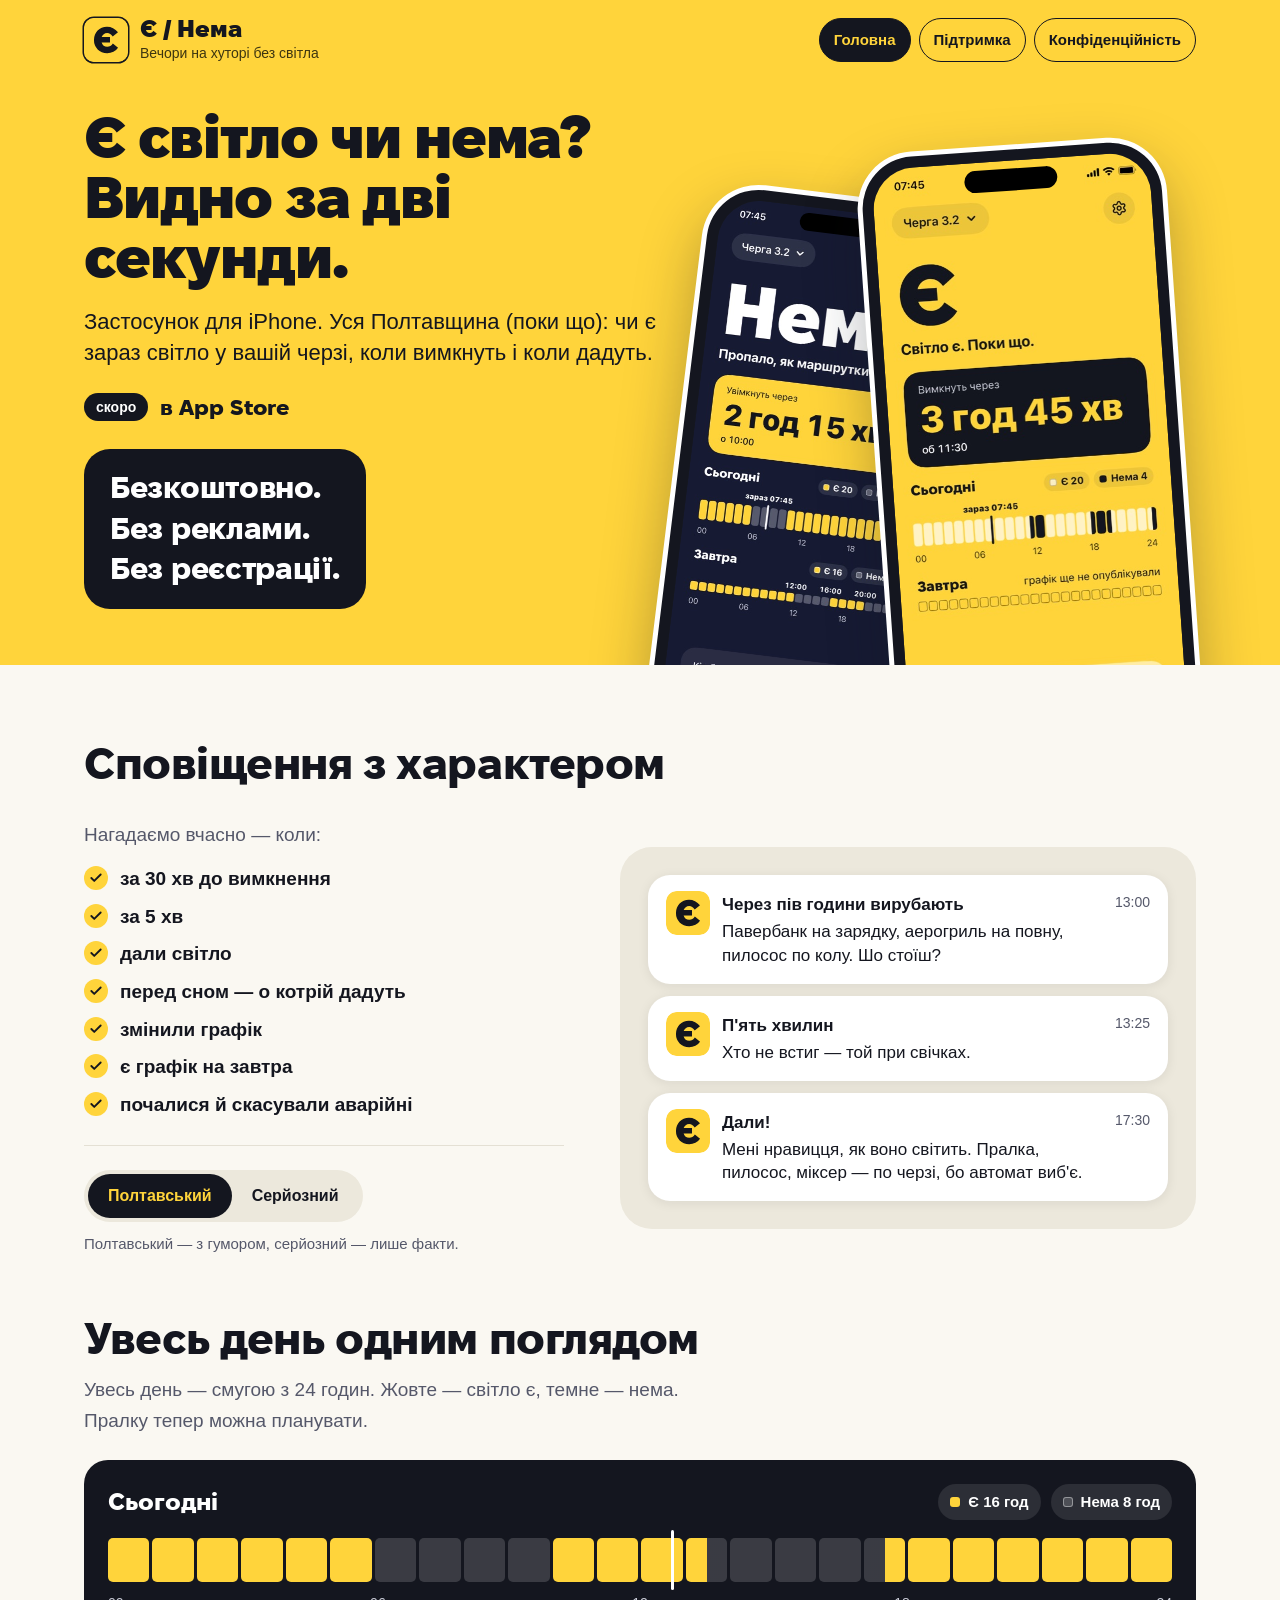
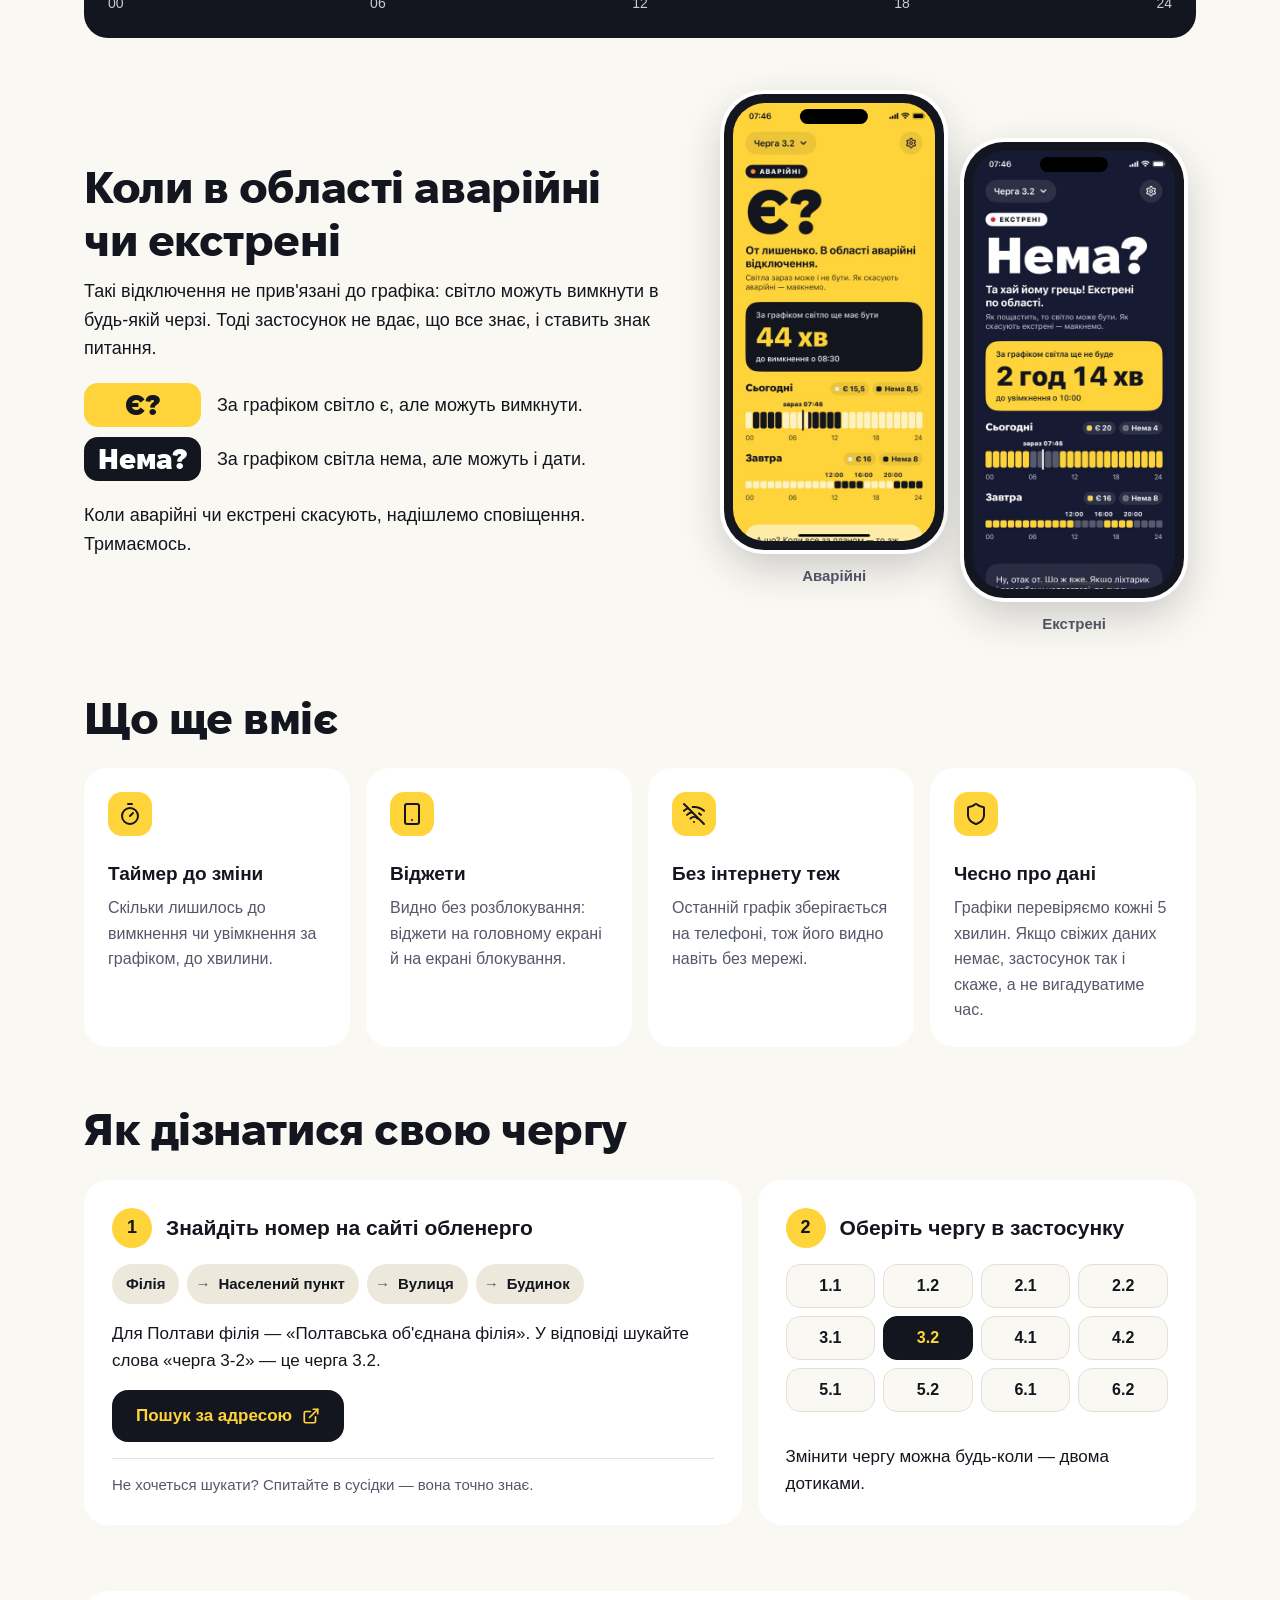
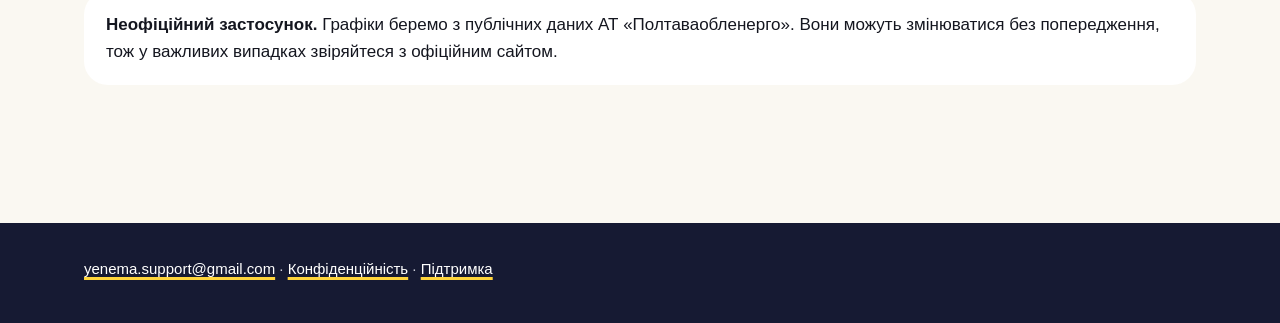
<file: index.html>
<!doctype html>
<html lang="uk">
<head>
  <meta charset="utf-8">
  <meta name="viewport" content="width=device-width, initial-scale=1">
  <title>Є / Нема — Вечори на хуторі без світла</title>
  <meta name="description" content="Застосунок для iPhone: чи є зараз світло у вашій черзі відключень на Полтавщині, коли вимкнуть і коли дадуть.">
  <meta property="og:type" content="website">
  <meta property="og:url" content="https://ye-nema.github.io/">
  <meta property="og:title" content="Є / Нема — чи є світло у вашій черзі">
  <meta property="og:description" content="Видно за дві секунди. Уся Полтавщина, черги 1.1–6.2. Віджети, таймер і сповіщення до вимкнення.">
  <meta property="og:image" content="https://ye-nema.github.io/og.png">
  <meta property="og:image:width" content="1200">
  <meta property="og:image:height" content="630">
  <meta property="og:image:alt" content="Є / Нема: жовте «Є» і темне «Нема»">
  <meta property="og:locale" content="uk_UA">
  <meta name="twitter:card" content="summary_large_image">
  <link rel="icon" href="icon.svg">
  <link rel="stylesheet" href="style.css?v=2">
  <link rel="stylesheet" href="landing.css?v=9">
</head>
<body class="landing">
<header class="top">
  <div class="wrap">
    <a class="logo" href="./"><img src="icon.svg" alt="" width="44" height="44"><span><b>Є / Нема</b><small>Вечори на хуторі без світла</small></span></a>
    <nav><a href="./" aria-current="page">Головна</a><a href="support/">Підтримка</a><a href="privacy/">Конфіденційність</a></nav>
  </div>
</header>

<section class="hero">
  <div class="wrap">
    <div class="hero-main">
      <h1>Є світло чи нема?<br>Видно за дві секунди.</h1>
      <p class="lead">Застосунок для iPhone. Уся Полтавщина (поки що): чи є зараз світло у вашій черзі, коли вимкнуть і коли дадуть.</p>
      <!-- Коли застосунок вийде: замінити рядок нижче на
           <a class="store-badge" href="https://apps.apple.com/ua/app/idXXXXXXXXXX"><img src="app-store-badge.svg" alt="Завантажити в App Store" width="177" height="60"></a> -->
      <p class="soon"><span>скоро</span> в App Store</p>
      <ul class="perks" aria-label="Умови">
        <li>Безкоштовно.</li>
        <li>Без реклами.</li>
        <li>Без реєстрації.</li>
      </ul>
    </div>
    <!-- Скриншоти з симулятора, збірка main. -->
    <div class="phones" aria-hidden="true">
      <div class="phone phone-back"><img src="shots/home-off.jpg?v=2" alt=""></div>
      <div class="phone phone-front"><img src="shots/home-on.jpg?v=4" alt=""></div>
    </div>
  </div>
</section>

<main class="wide">
  <section class="block tones">
    <h2 class="tones-title">Сповіщення з характером</h2>
    <div class="tones-text">
      <p>Нагадаємо вчасно — коли:</p>
      <ul class="push-pills">
        <li>за 30 хв до вимкнення</li>
        <li>за 5 хв</li>
        <li>дали світло</li>
        <li>перед сном — о котрій дадуть</li>
        <li>змінили графік</li>
        <li>є графік на завтра</li>
        <li>почалися й скасували аварійні</li>
      </ul>
      <div class="tone-pick">
      <div class="seg" aria-label="Тон сповіщень">
        <button type="button" aria-pressed="true" data-tone="poltava">Полтавський</button>
        <button type="button" aria-pressed="false" data-tone="serious">Серйозний</button>
      </div>
      <p class="seg-hint">Полтавський — з гумором, серйозний — лише факти.</p>
      </div>
    </div>
    <div class="tones-demo">
      <div class="pushes" data-tone="poltava" aria-live="polite">
      <div class="push"><img src="icon.svg" alt=""><div><b><span class="p">Через пів години вирубають</span><span class="s">Відключення через 30 хв</span></b><p><span class="p">Павербанк на зарядку, аерогриль на повну, пилосос по колу. Шо стоїш?</span><span class="s">Черга 3.2, з 13:30 до 17:30.</span></p></div><time>13:00</time></div>
      <div class="push"><img src="icon.svg" alt=""><div><b><span class="p">П'ять хвилин</span><span class="s">Відключення через 5 хв</span></b><p><span class="p">Хто не встиг — той при свічках.</span><span class="s">Черга 3.2.</span></p></div><time>13:25</time></div>
      <div class="push"><img src="icon.svg" alt=""><div><b><span class="p">Дали!</span><span class="s">Світло мають увімкнути</span></b><p><span class="p">Мені нравицця, як воно світить. Пралка, пилосос, міксер — по черзі, бо автомат виб'є.</span><span class="s">Черга 3.2.</span></p></div><time>17:30</time></div>
    </div>
    </div>
  </section>

  <section class="block day">
    <h2>Увесь день одним поглядом</h2>
    <p>Увесь день — смугою з 24 годин. Жовте — світло є, темне — нема. Пралку тепер можна планувати.</p>
    <div class="bar-card">
      <div class="bar-head"><b>Сьогодні</b><span class="chip"><i class="dot dot-y"></i>Є 16 год</span><span class="chip"><i class="dot dot-n"></i>Нема 8 год</span></div>
      <div class="bar" aria-hidden="true">
        <i></i><i></i><i></i><i></i><i></i><i></i><i class="n"></i><i class="n"></i><i class="n"></i><i class="n"></i><i></i><i></i><i class="now"></i><i class="hn"></i><i class="n"></i><i class="n"></i><i class="n"></i><i class="nh"></i><i></i><i></i><i></i><i></i><i></i><i></i>
      </div>
      <div class="axis" aria-hidden="true"><span>00</span><span>06</span><span>12</span><span>18</span><span>24</span></div>
    </div>
  </section>

  <section class="block emerg">
    <div class="emerg-text">
      <h2>Коли в області аварійні чи екстрені</h2>
      <p>Такі відключення не прив'язані до графіка: світло можуть вимкнути в будь-якій черзі. Тоді застосунок не вдає, що все знає, і ставить знак питання.</p>
      <dl class="emerg-list">
        <dt>Є?</dt><dd>За графіком світло є, але можуть вимкнути.</dd>
        <dt>Нема?</dt><dd>За графіком світла нема, але можуть і дати.</dd>
      </dl>
      <p>Коли аварійні чи екстрені скасують, надішлемо сповіщення. Тримаємось.</p>
    </div>
    <div class="emerg-phones" aria-hidden="true">
      <figure><div class="phone"><img src="shots/emergency-on.jpg?v=3" alt=""></div><figcaption>Аварійні</figcaption></figure>
      <figure><div class="phone"><img src="shots/extreme-off.jpg?v=2" alt=""></div><figcaption>Екстрені</figcaption></figure>
    </div>
  </section>

  <section class="block">
    <h2>Що ще вміє</h2>
    <div class="features">
      <article>
        <svg class="ico" viewBox="0 0 24 24" aria-hidden="true"><line x1="10" x2="14" y1="2" y2="2"/><line x1="12" x2="15" y1="14" y2="11"/><circle cx="12" cy="14" r="8"/></svg>
        <h3>Таймер до зміни</h3>
        <p>Скільки лишилось до вимкнення чи увімкнення за графіком, до хвилини.</p>
      </article>
      <article>
        <svg class="ico" viewBox="0 0 24 24" aria-hidden="true"><rect width="14" height="20" x="5" y="2" rx="2"/><path d="M12 18h.01"/></svg>
        <h3>Віджети</h3>
        <p>Видно без розблокування: віджети на головному екрані й на екрані блокування.</p>
      </article>
      <article>
        <svg class="ico" viewBox="0 0 24 24" aria-hidden="true"><path d="M12 20h.01"/><path d="M8.5 16.429a5 5 0 0 1 7 0"/><path d="M5 12.859a10 10 0 0 1 5.17-2.69"/><path d="M19 12.859a10 10 0 0 0-2.007-1.523"/><path d="M2 8.82a15 15 0 0 1 4.177-2.643"/><path d="M22 8.82a15 15 0 0 0-11.288-3.764"/><path d="m2 2 20 20"/></svg>
        <h3>Без інтернету теж</h3>
        <p>Останній графік зберігається на телефоні, тож його видно навіть без мережі.</p>
      </article>
      <article>
        <svg class="ico" viewBox="0 0 24 24" aria-hidden="true"><path d="M20 13c0 5-3.5 7.5-7.66 8.95a1 1 0 0 1-.67-.01C7.5 20.5 4 18 4 13V6a1 1 0 0 1 1-1c2 0 4.5-1.2 6.24-2.72a1.17 1.17 0 0 1 1.52 0C14.51 3.81 17 5 19 5a1 1 0 0 1 1 1z"/></svg>
        <h3>Чесно про дані</h3>
        <p>Графіки перевіряємо кожні 5 хвилин. Якщо свіжих даних немає, застосунок так і скаже, а не вигадуватиме час.</p>
      </article>
    </div>
  </section>

  <section class="block">
    <h2>Як дізнатися свою чергу</h2>
    <div class="find">
      <article class="find-card find-main">
        <h3><span class="num">1</span>Знайдіть номер на сайті обленерго</h3>
        <ol class="path" aria-label="Що обрати в пошуку">
          <li>Філія</li><li>Населений пункт</li><li>Вулиця</li><li>Будинок</li>
        </ol>
        <p>Для Полтави філія — «Полтавська об'єднана філія». У відповіді шукайте слова <span class="nw">«черга 3-2»</span> — це <span class="nw">черга 3.2</span>.</p>
        <a class="btn btn-ink btn-ext" href="https://www.poe.pl.ua/disconnection/poshuk-vidkliuchennia-za-osobovym-rakhunkom/">Пошук за адресою<svg viewBox="0 0 24 24" aria-hidden="true"><path d="M15 3h6v6"/><path d="M10 14 21 3"/><path d="M18 13v6a2 2 0 0 1-2 2H5a2 2 0 0 1-2-2V8a2 2 0 0 1 2-2h6"/></svg></a>
        <p class="aside">Не хочеться шукати? Спитайте в сусідки — вона точно знає.</p>
      </article>
      <article class="find-card find-app">
        <h3><span class="num">2</span>Оберіть чергу в застосунку</h3>
        <div class="qgrid" aria-hidden="true"><span>1.1</span><span>1.2</span><span>2.1</span><span>2.2</span><span>3.1</span><span class="on">3.2</span><span>4.1</span><span>4.2</span><span>5.1</span><span>5.2</span><span>6.1</span><span>6.2</span></div>
        <p>Змінити чергу можна будь-коли — двома дотиками.</p>
      </article>
    </div>
  </section>

  <section class="block note-block">
    <p><b>Неофіційний застосунок.</b> Графіки беремо з публічних даних АТ «Полтаваобленерго». Вони можуть змінюватися без попередження, тож у важливих випадках звіряйтеся з офіційним сайтом.</p>
  </section>
</main>

<footer class="site">
  <div class="wrap">
    <p><a href="mailto:yenema.support@gmail.com">yenema.support@gmail.com</a> · <a href="privacy/">Конфіденційність</a> · <a href="support/">Підтримка</a></p>
  </div>
</footer>

<script>
  var buttons = document.querySelectorAll('.seg button');
  buttons.forEach(function (b) {
    b.addEventListener('click', function () {
      buttons.forEach(function (x) { x.setAttribute('aria-pressed', x === b ? 'true' : 'false'); });
      document.querySelector('.pushes').dataset.tone = b.dataset.tone;
    });
  });
</script>
</body>
</html>
</file>
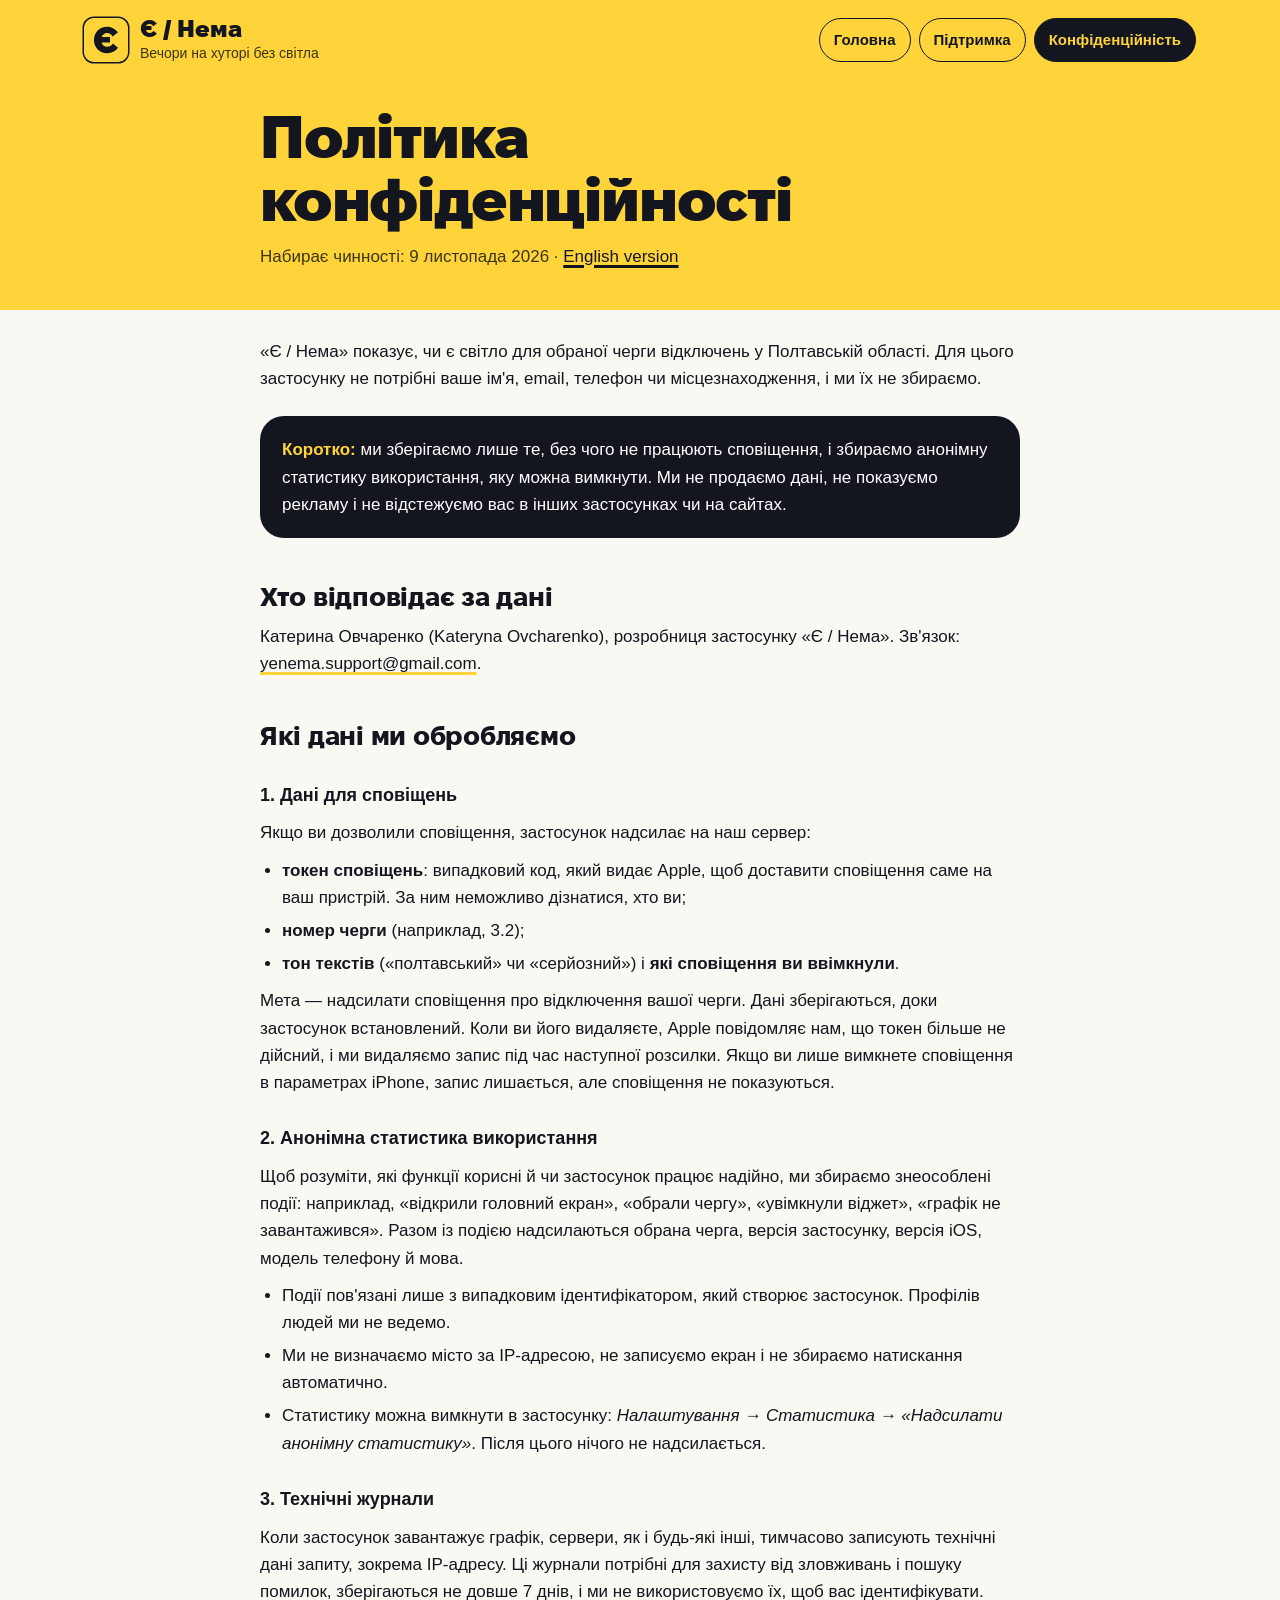
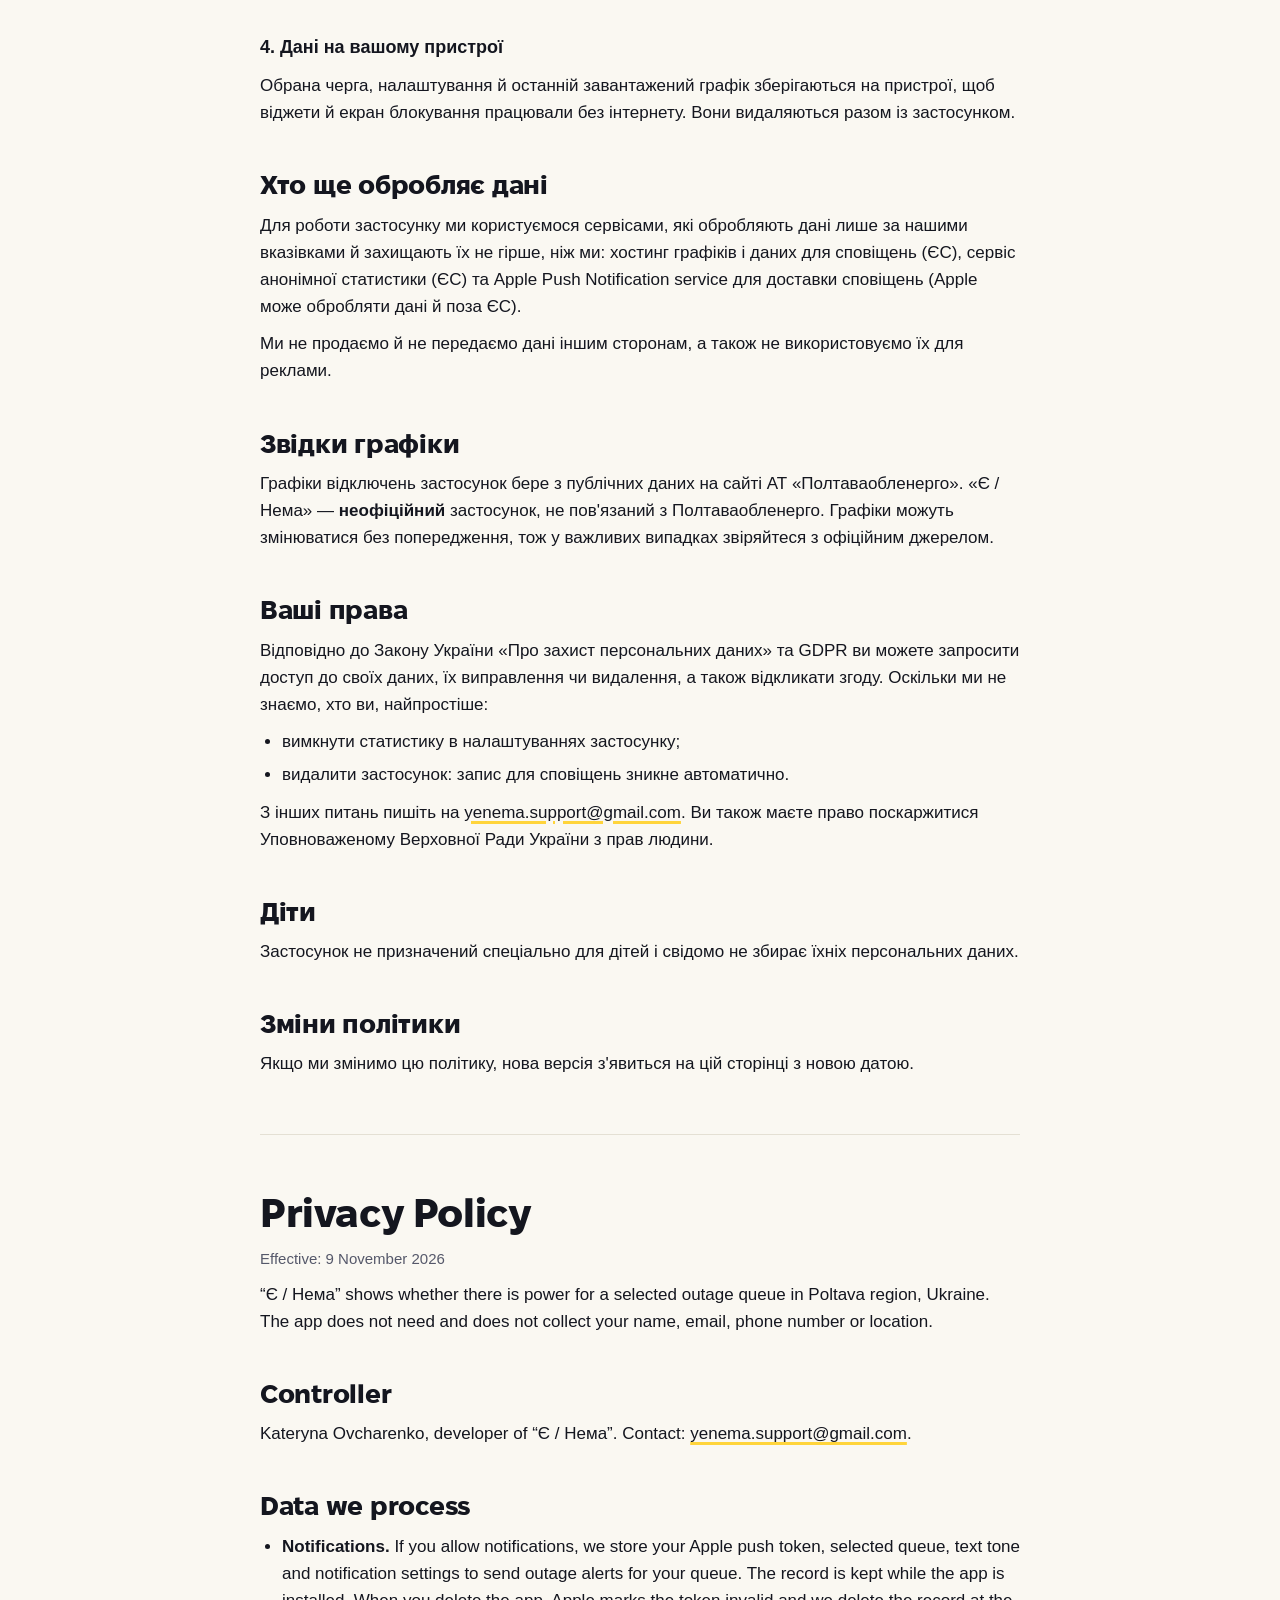
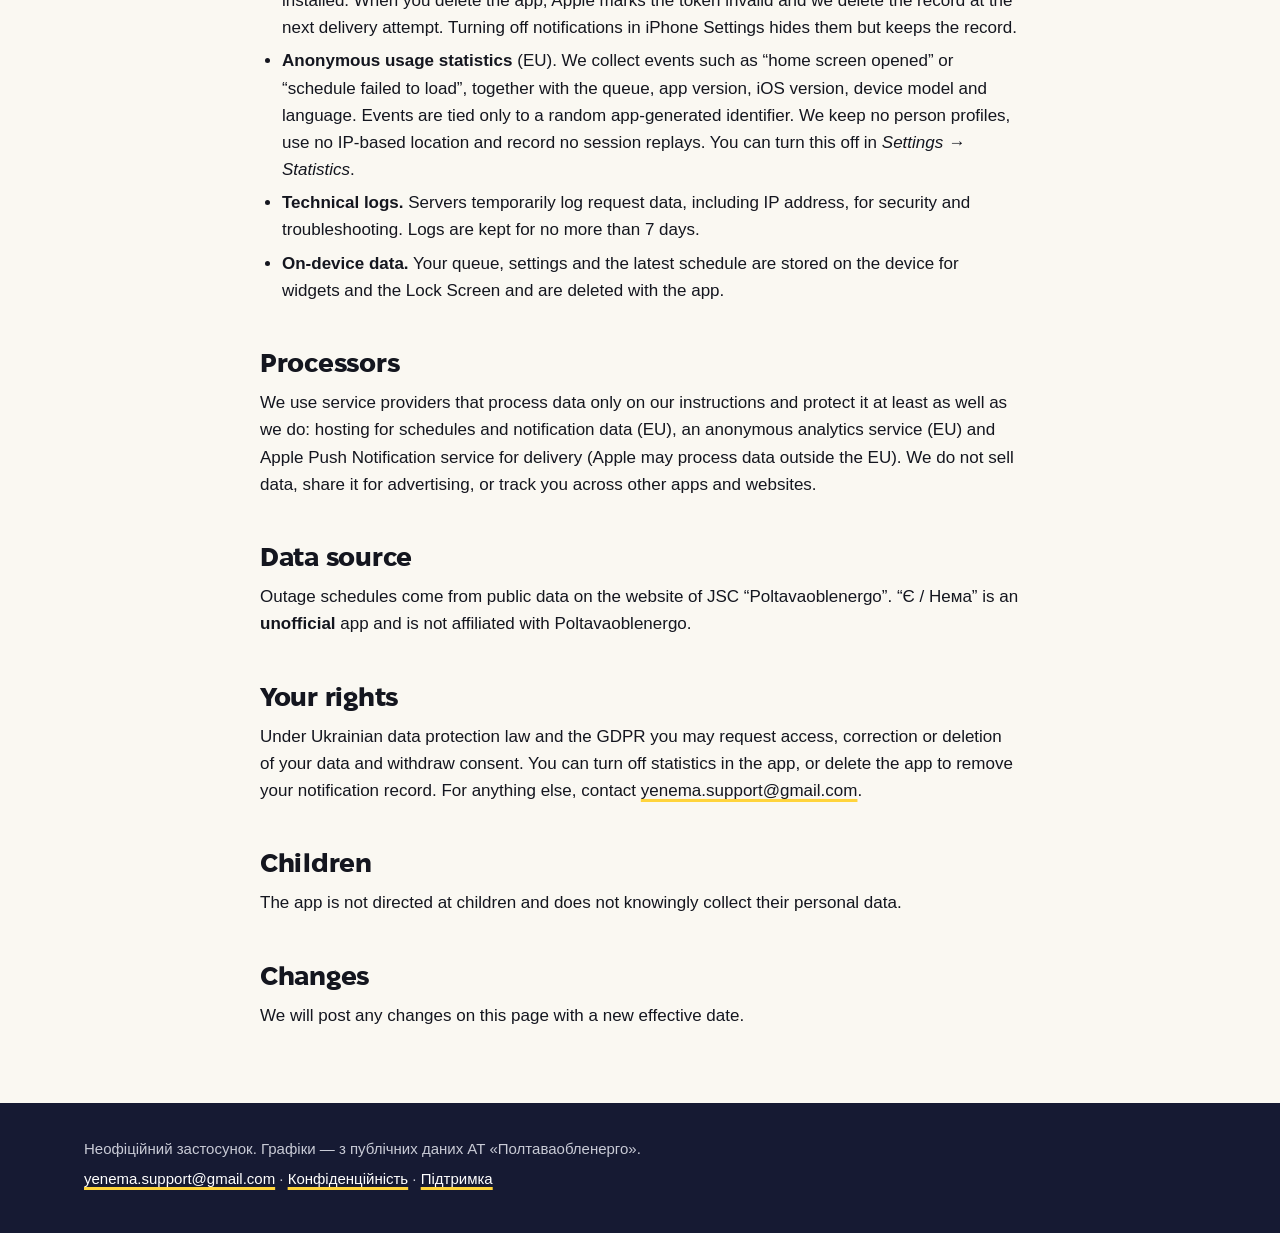
<file: privacy/index.html>
<!doctype html>
<html lang="uk">
<head>
  <meta charset="utf-8">
  <meta name="viewport" content="width=device-width, initial-scale=1">
  <title>Політика конфіденційності — Є / Нема</title>
  <link rel="icon" href="../icon.svg">
  <link rel="stylesheet" href="../style.css?v=5">
</head>
<body>
<header class="top">
  <div class="wrap">
    <a class="logo" href="../"><img src="../icon.svg" alt="" width="44" height="44"><span><b>Є / Нема</b><small>Вечори на хуторі без світла</small></span></a>
    <nav><a href="../">Головна</a><a href="../support/">Підтримка</a><a href="../privacy/" aria-current="page">Конфіденційність</a></nav>
  </div>
</header>
<section class="page-hero">
  <div class="wrap">
    <h1>Політика конфіденційності</h1>
    <p class="meta">Набирає чинності: 9 листопада 2026 · <a href="#en">English version</a></p>
  </div>
</section>
<main>

  <p>«Є / Нема» показує, чи є світло для обраної черги відключень у Полтавській області. Для цього застосунку не потрібні ваше ім'я, email, телефон чи місцезнаходження, і ми їх не збираємо.</p>

  <div class="note">
    <strong>Коротко:</strong> ми зберігаємо лише те, без чого не працюють сповіщення, і збираємо анонімну статистику використання, яку можна вимкнути. Ми не продаємо дані, не показуємо рекламу і не відстежуємо вас в інших застосунках чи на сайтах.
  </div>

  <h2>Хто відповідає за дані</h2>
  <p>Катерина Овчаренко (Kateryna Ovcharenko), розробниця застосунку «Є / Нема». Зв'язок: <a href="mailto:yenema.support@gmail.com">yenema.support@gmail.com</a>.</p>

  <h2>Які дані ми обробляємо</h2>

  <h3>1. Дані для сповіщень</h3>
  <p>Якщо ви дозволили сповіщення, застосунок надсилає на наш сервер:</p>
  <ul>
    <li><strong>токен сповіщень</strong>: випадковий код, який видає Apple, щоб доставити сповіщення саме на ваш пристрій. За ним неможливо дізнатися, хто ви;</li>
    <li><strong>номер черги</strong> (наприклад, 3.2);</li>
    <li><strong>тон текстів</strong> («полтавський» чи «серйозний») і <strong>які сповіщення ви ввімкнули</strong>.</li>
  </ul>
  <p>Мета — надсилати сповіщення про відключення вашої черги. Дані зберігаються, доки застосунок встановлений. Коли ви його видаляєте, Apple повідомляє нам, що токен більше не дійсний, і ми видаляємо запис під час наступної розсилки. Якщо ви лише вимкнете сповіщення в параметрах iPhone, запис лишається, але сповіщення не показуються.</p>

  <h3>2. Анонімна статистика використання</h3>
  <p>Щоб розуміти, які функції корисні й чи застосунок працює надійно, ми збираємо знеособлені події: наприклад, «відкрили головний екран», «обрали чергу», «увімкнули віджет», «графік не завантажився». Разом із подією надсилаються обрана черга, версія застосунку, версія iOS, модель телефону й мова.</p>
  <ul>
    <li>Події пов'язані лише з випадковим ідентифікатором, який створює застосунок. Профілів людей ми не ведемо.</li>
    <li>Ми не визначаємо місто за IP-адресою, не записуємо екран і не збираємо натискання автоматично.</li>
    <li>Статистику можна вимкнути в застосунку: <em>Налаштування → Статистика → «Надсилати анонімну статистику»</em>. Після цього нічого не надсилається.</li>
  </ul>

  <h3>3. Технічні журнали</h3>
  <p>Коли застосунок завантажує графік, сервери, як і будь-які інші, тимчасово записують технічні дані запиту, зокрема IP-адресу. Ці журнали потрібні для захисту від зловживань і пошуку помилок, зберігаються не довше 7 днів, і ми не використовуємо їх, щоб вас ідентифікувати.</p>

  <h3>4. Дані на вашому пристрої</h3>
  <p>Обрана черга, налаштування й останній завантажений графік зберігаються на пристрої, щоб віджети й екран блокування працювали без інтернету. Вони видаляються разом із застосунком.</p>

  <h2>Хто ще обробляє дані</h2>
  <p>Для роботи застосунку ми користуємося сервісами, які обробляють дані лише за нашими вказівками й захищають їх не гірше, ніж ми: хостинг графіків і даних для сповіщень (ЄС), сервіс анонімної статистики (ЄС) та Apple Push Notification service для доставки сповіщень (Apple може обробляти дані й поза ЄС).</p>
  <p>Ми не продаємо й не передаємо дані іншим сторонам, а також не використовуємо їх для реклами.</p>

  <h2>Звідки графіки</h2>
  <p>Графіки відключень застосунок бере з публічних даних на сайті АТ «Полтаваобленерго». «Є / Нема» — <strong>неофіційний</strong> застосунок, не пов'язаний з Полтаваобленерго. Графіки можуть змінюватися без попередження, тож у важливих випадках звіряйтеся з офіційним джерелом.</p>

  <h2>Ваші права</h2>
  <p>Відповідно до Закону України «Про захист персональних даних» та GDPR ви можете запросити доступ до своїх даних, їх виправлення чи видалення, а також відкликати згоду. Оскільки ми не знаємо, хто ви, найпростіше:</p>
  <ul>
    <li>вимкнути статистику в налаштуваннях застосунку;</li>
    <li>видалити застосунок: запис для сповіщень зникне автоматично.</li>
  </ul>
  <p>З інших питань пишіть на <a href="mailto:yenema.support@gmail.com">yenema.support@gmail.com</a>. Ви також маєте право поскаржитися Уповноваженому Верховної Ради України з прав людини.</p>

  <h2>Діти</h2>
  <p>Застосунок не призначений спеціально для дітей і свідомо не збирає їхніх персональних даних.</p>

  <h2>Зміни політики</h2>
  <p>Якщо ми змінимо цю політику, нова версія з'явиться на цій сторінці з новою датою.</p>

  <hr>

  <section id="en" lang="en">
    <h1>Privacy Policy</h1>
    <p class="meta">Effective: 9 November 2026</p>

    <p>“Є / Нема” shows whether there is power for a selected outage queue in Poltava region, Ukraine. The app does not need and does not collect your name, email, phone number or location.</p>

    <h2>Controller</h2>
    <p>Kateryna Ovcharenko, developer of “Є / Нема”. Contact: <a href="mailto:yenema.support@gmail.com">yenema.support@gmail.com</a>.</p>

    <h2>Data we process</h2>
    <ul>
      <li><strong>Notifications.</strong> If you allow notifications, we store your Apple push token, selected queue, text tone and notification settings to send outage alerts for your queue. The record is kept while the app is installed. When you delete the app, Apple marks the token invalid and we delete the record at the next delivery attempt. Turning off notifications in iPhone Settings hides them but keeps the record.</li>
      <li><strong>Anonymous usage statistics</strong> (EU). We collect events such as “home screen opened” or “schedule failed to load”, together with the queue, app version, iOS version, device model and language. Events are tied only to a random app-generated identifier. We keep no person profiles, use no IP-based location and record no session replays. You can turn this off in <em>Settings → Statistics</em>.</li>
      <li><strong>Technical logs.</strong> Servers temporarily log request data, including IP address, for security and troubleshooting. Logs are kept for no more than 7 days.</li>
      <li><strong>On-device data.</strong> Your queue, settings and the latest schedule are stored on the device for widgets and the Lock Screen and are deleted with the app.</li>
    </ul>

    <h2>Processors</h2>
    <p>We use service providers that process data only on our instructions and protect it at least as well as we do: hosting for schedules and notification data (EU), an anonymous analytics service (EU) and Apple Push Notification service for delivery (Apple may process data outside the EU). We do not sell data, share it for advertising, or track you across other apps and websites.</p>

    <h2>Data source</h2>
    <p>Outage schedules come from public data on the website of JSC “Poltavaoblenergo”. “Є / Нема” is an <strong>unofficial</strong> app and is not affiliated with Poltavaoblenergo.</p>

    <h2>Your rights</h2>
    <p>Under Ukrainian data protection law and the GDPR you may request access, correction or deletion of your data and withdraw consent. You can turn off statistics in the app, or delete the app to remove your notification record. For anything else, contact <a href="mailto:yenema.support@gmail.com">yenema.support@gmail.com</a>.</p>

    <h2>Children</h2>
    <p>The app is not directed at children and does not knowingly collect their personal data.</p>

    <h2>Changes</h2>
    <p>We will post any changes on this page with a new effective date.</p>
  </section>
</main>
<footer class="site">
  <div class="wrap">
    <p>Неофіційний застосунок. Графіки — з публічних даних АТ «Полтаваобленерго».</p>
    <p><a href="mailto:yenema.support@gmail.com">yenema.support@gmail.com</a> · <a href="../privacy/">Конфіденційність</a> · <a href="../support/">Підтримка</a></p>
  </div>
</footer>
</body>
</html>
</file>
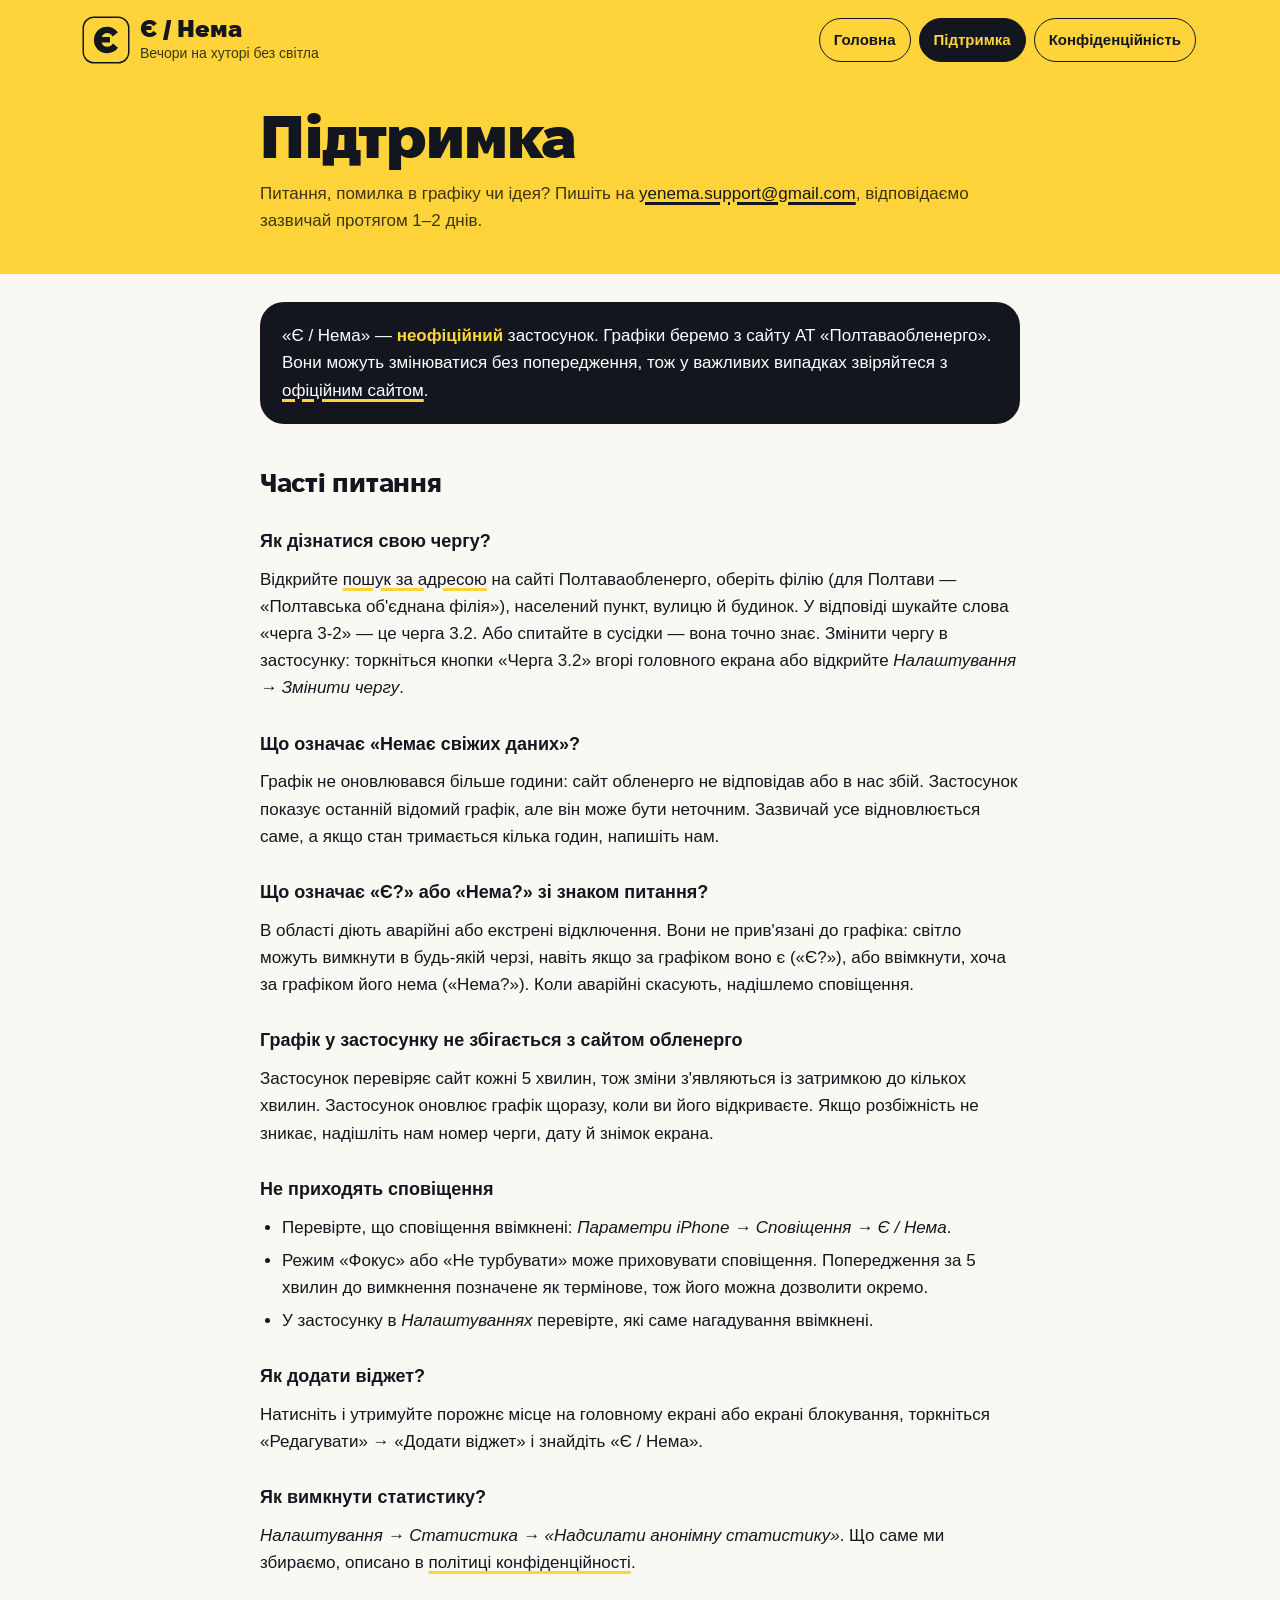
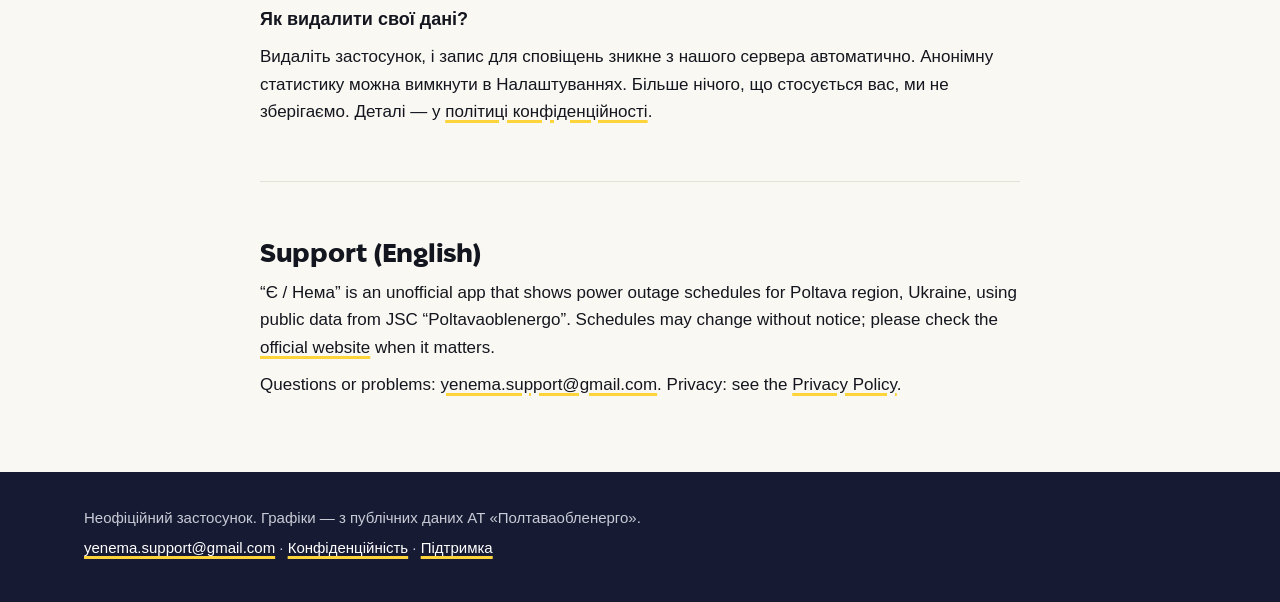
<file: support/index.html>
<!doctype html>
<html lang="uk">
<head>
  <meta charset="utf-8">
  <meta name="viewport" content="width=device-width, initial-scale=1">
  <title>Підтримка — Є / Нема</title>
  <link rel="icon" href="../icon.svg">
  <link rel="stylesheet" href="../style.css?v=5">
</head>
<body>
<header class="top">
  <div class="wrap">
    <a class="logo" href="../"><img src="../icon.svg" alt="" width="44" height="44"><span><b>Є / Нема</b><small>Вечори на хуторі без світла</small></span></a>
    <nav><a href="../">Головна</a><a href="../support/" aria-current="page">Підтримка</a><a href="../privacy/">Конфіденційність</a></nav>
  </div>
</header>
<section class="page-hero">
  <div class="wrap">
    <h1>Підтримка</h1>
    <p class="meta">Питання, помилка в графіку чи ідея? Пишіть на <a href="mailto:yenema.support@gmail.com">yenema.support@gmail.com</a>, відповідаємо зазвичай протягом 1–2 днів.</p>
  </div>
</section>
<main>

  <div class="note">
    «Є / Нема» — <strong>неофіційний</strong> застосунок. Графіки беремо з сайту АТ «Полтаваобленерго». Вони можуть змінюватися без попередження, тож у важливих випадках звіряйтеся з <a href="https://www.poe.pl.ua/">офіційним сайтом</a>.
  </div>

  <h2>Часті питання</h2>

  <h3>Як дізнатися свою чергу?</h3>
  <p>Відкрийте <a href="https://www.poe.pl.ua/disconnection/poshuk-vidkliuchennia-za-osobovym-rakhunkom/">пошук за адресою</a> на сайті Полтаваобленерго, оберіть філію (для Полтави — «Полтавська об'єднана філія»), населений пункт, вулицю й будинок. У відповіді шукайте слова «черга 3-2» — це черга 3.2. Або спитайте в сусідки — вона точно знає. Змінити чергу в застосунку: торкніться кнопки «Черга 3.2» вгорі головного екрана або відкрийте <em>Налаштування → Змінити чергу</em>.</p>

  <h3>Що означає «Немає свіжих даних»?</h3>
  <p>Графік не оновлювався більше години: сайт обленерго не відповідав або в нас збій. Застосунок показує останній відомий графік, але він може бути неточним. Зазвичай усе відновлюється саме, а якщо стан тримається кілька годин, напишіть нам.</p>

  <h3>Що означає «Є?» або «Нема?» зі знаком питання?</h3>
  <p>В області діють аварійні або екстрені відключення. Вони не прив'язані до графіка: світло можуть вимкнути в будь-якій черзі, навіть якщо за графіком воно є («Є?»), або ввімкнути, хоча за графіком його нема («Нема?»). Коли аварійні скасують, надішлемо сповіщення.</p>

  <h3>Графік у застосунку не збігається з сайтом обленерго</h3>
  <p>Застосунок перевіряє сайт кожні 5 хвилин, тож зміни з'являються із затримкою до кількох хвилин. Застосунок оновлює графік щоразу, коли ви його відкриваєте. Якщо розбіжність не зникає, надішліть нам номер черги, дату й знімок екрана.</p>

  <h3>Не приходять сповіщення</h3>
  <ul>
    <li>Перевірте, що сповіщення ввімкнені: <em>Параметри iPhone → Сповіщення → Є / Нема</em>.</li>
    <li>Режим «Фокус» або «Не турбувати» може приховувати сповіщення. Попередження за 5 хвилин до вимкнення позначене як термінове, тож його можна дозволити окремо.</li>
    <li>У застосунку в <em>Налаштуваннях</em> перевірте, які саме нагадування ввімкнені.</li>
  </ul>

  <h3>Як додати віджет?</h3>
  <p>Натисніть і утримуйте порожнє місце на головному екрані або екрані блокування, торкніться «Редагувати» → «Додати віджет» і знайдіть «Є / Нема».</p>

  <h3>Як вимкнути статистику?</h3>
  <p><em>Налаштування → Статистика → «Надсилати анонімну статистику»</em>. Що саме ми збираємо, описано в <a href="../privacy/">політиці конфіденційності</a>.</p>

  <h3>Як видалити свої дані?</h3>
  <p>Видаліть застосунок, і запис для сповіщень зникне з нашого сервера автоматично. Анонімну статистику можна вимкнути в Налаштуваннях. Більше нічого, що стосується вас, ми не зберігаємо. Деталі — у <a href="../privacy/">політиці конфіденційності</a>.</p>

  <hr>

  <section lang="en">
    <h2>Support (English)</h2>
    <p>“Є / Нема” is an unofficial app that shows power outage schedules for Poltava region, Ukraine, using public data from JSC “Poltavaoblenergo”. Schedules may change without notice; please check the <a href="https://www.poe.pl.ua/">official website</a> when it matters.</p>
    <p>Questions or problems: <a href="mailto:yenema.support@gmail.com">yenema.support@gmail.com</a>. Privacy: see the <a href="../privacy/#en">Privacy Policy</a>.</p>
  </section>
</main>
<footer class="site">
  <div class="wrap">
    <p>Неофіційний застосунок. Графіки — з публічних даних АТ «Полтаваобленерго».</p>
    <p><a href="mailto:yenema.support@gmail.com">yenema.support@gmail.com</a> · <a href="../privacy/">Конфіденційність</a> · <a href="../support/">Підтримка</a></p>
  </div>
</footer>
</body>
</html>
</file>
<file: style.css>
/* «Є / Нема» — кольори й шрифти бренду (.claude/skills/brand/references/visual.md) */
@font-face { font-family: "Fixel Display"; font-weight: 900; font-display: swap; src: url("fonts/FixelDisplay-Black.ttf") format("truetype"); }
@font-face { font-family: "Fixel Display"; font-weight: 800; font-display: swap; src: url("fonts/FixelDisplay-ExtraBold.ttf") format("truetype"); }

:root {
  --yellow: #FFD43B;
  --ink: #14161F;
  --night: #161A33;
  --paper: #FAF8F2;
  --muted: #55586A;
  --muted-on-yellow: #3D3510;
  --muted-on-dark: #C9CBD6;
  --line: #E4E0D4;

  --bg: var(--paper);
  --text: var(--ink);
  --text-muted: var(--muted);
  --card-bg: var(--ink);
  --card-text: #FFFFFF;
  --card-label: var(--yellow);
}
@media (prefers-color-scheme: dark) {
  :root {
    --bg: var(--night);
    --text: #FFFFFF;
    --text-muted: var(--muted-on-dark);
    --line: rgba(255,255,255,.14);
    --card-bg: var(--yellow);
    --card-text: var(--ink);
    --card-label: var(--ink);
  }
}

* { box-sizing: border-box; }
html { -webkit-text-size-adjust: 100%; }
body {
  margin: 0;
  background: var(--bg);
  color: var(--text);
  font: 17px/1.6 -apple-system, BlinkMacSystemFont, "SF Pro Text", "Segoe UI", Roboto, sans-serif;
}
.wrap, main { max-width: 760px; margin: 0 auto; padding-left: 24px; padding-right: 24px; }

/* Шапка: жовта, як стан «Є» */
.top { background: var(--yellow); color: var(--ink); }
.top .wrap { display: flex; flex-wrap: wrap; align-items: center; justify-content: space-between; gap: 12px 24px; padding-top: 16px; padding-bottom: 16px; }
.logo { display: flex; align-items: center; gap: 12px; color: var(--ink); text-decoration: none; }
.logo img { border-radius: 10px; box-shadow: 0 0 0 1.5px var(--ink); }
.logo b { display: block; font: 900 24px/1.1 "Fixel Display", sans-serif; }
.logo small { display: block; font-size: 14px; color: var(--muted-on-yellow); }
.top nav { display: flex; flex-wrap: wrap; gap: 8px; }
.top nav a {
  color: var(--ink); text-decoration: none; font-size: 15px; font-weight: 600;
  padding: 8px 14px; min-height: 44px; display: inline-flex; align-items: center;
  border: 1.5px solid var(--ink); border-radius: 999px;
}
.top nav a[aria-current="page"] { background: var(--ink); color: var(--yellow); }

main { padding-top: 40px; padding-bottom: 64px; }
main > header { margin-bottom: 28px; }
h1, h2 { font-family: "Fixel Display", -apple-system, sans-serif; font-weight: 800; letter-spacing: -.01em; }
h1 { font-size: 40px; line-height: 1.1; margin: 0 0 12px; }
h2 { font-size: 26px; line-height: 1.2; margin: 44px 0 10px; }
h3 { font-size: 18px; font-weight: 700; margin: 28px 0 6px; }
p, ul { margin: 10px 0; }
ul { padding-left: 22px; }
li { margin: 6px 0; }
a { color: inherit; text-decoration: underline; text-decoration-color: var(--yellow); text-decoration-thickness: 3px; text-underline-offset: 3px; }
a:hover { text-decoration-color: currentColor; }
.meta { color: var(--text-muted); font-size: 15px; font-variant-numeric: tabular-nums; }

/* «Коротко»: темна картка, як на екрані «Є» */
.note {
  background: var(--card-bg); color: var(--card-text);
  border-radius: 24px; padding: 20px 22px; margin: 24px 0;
}
.note strong { color: var(--card-label); }

.hero p { font-size: 20px; color: var(--text-muted); }
table { width: 100%; border-collapse: collapse; margin: 12px 0; font-size: 15px; }
th, td { text-align: left; vertical-align: top; padding: 8px 10px; border-bottom: 1px solid var(--line); }
.table-wrap { overflow-x: auto; }
hr { border: 0; border-top: 1px solid var(--line); margin: 56px 0; }

/* Підвал: нічний, як стан «Нема» */
.site { background: var(--night); color: #FFFFFF; }
@media (prefers-color-scheme: dark) { .site { background: #0F1124; } }
.site .wrap { padding-top: 28px; padding-bottom: 36px; font-size: 15px; }
.site p { margin: 6px 0; color: var(--muted-on-dark); }
.site a { color: #FFFFFF; }

/* Телефон: компактна шапка — меню текстом в один рядок, без мото */
@media (max-width: 720px) {
  .top .wrap { padding-top: 10px; padding-bottom: 4px; gap: 0 16px; }
  .logo small { display: none; }
  .logo img { width: 36px; height: 36px; border-radius: 9px; }
  .logo b { font-size: 22px; }
  .top nav { gap: 0 18px; width: 100%; }
  .top nav a { border: 0; padding: 0; min-height: 44px; border-radius: 0; font-size: 16px; text-decoration: underline; text-decoration-color: transparent; text-underline-offset: 6px; text-decoration-thickness: 2px; }
  .top nav a[aria-current="page"] { background: none; color: var(--ink); text-decoration-color: var(--ink); }
}

/* Одна ширина на всіх сторінках: шапка, підвал і вміст вирівняні по одному краю */
.wrap { max-width: 1160px; margin: 0 auto; padding-left: 24px; padding-right: 24px; }
body:not(.landing) main { max-width: 1160px; }
body:not(.landing) main > * { max-width: 760px; }
body:not(.landing) main > section, body:not(.landing) main > hr { max-width: 760px; }

/* Заголовок сторінки — жовта смуга, як перший екран головної */
.page-hero { background: var(--yellow); color: var(--ink); padding: 24px 0 40px; }
.page-hero h1 { font: 900 clamp(36px, 5vw, 60px)/1.05 "Fixel Display", -apple-system, sans-serif; letter-spacing: -.02em; margin: 0 0 12px; }
.page-hero .meta { color: var(--muted-on-yellow); font-size: 17px; max-width: 760px; margin: 0; }
.page-hero .meta a { color: var(--ink); text-decoration-color: var(--ink); }
.page-hero .note { max-width: 760px; margin: 20px 0 0; }
@media (prefers-color-scheme: dark) { .page-hero .note { background: var(--ink); color: #FFFFFF; } .page-hero .note strong { color: var(--yellow); } }

/* Підтримка й політика: менший відступ між жовтою смугою і першим блоком */
body:not(.landing) main { padding-top: 28px; }
body:not(.landing) main > :first-child { margin-top: 0; }
@media (max-width: 720px) { body:not(.landing) main { padding-top: 20px; } .page-hero { padding-bottom: 28px; } }

/* Підтримка й політика: текстова колонка 760 px по центру сторінки (варіант Б) */
body:not(.landing) main { max-width: 808px; }
body:not(.landing) main > * { max-width: none; }
.page-hero .wrap > * { max-width: 760px; margin-left: auto; margin-right: auto; }
</file>
<file: landing.css>
/* Головна сторінка «Є / Нема». Базові кольори й шрифти — у style.css. */

.landing .wrap { max-width: 1160px; }
.landing main.wide { max-width: 1160px; padding-top: 24px; }

/* ---------- Перший екран: текст ліворуч, телефони праворуч ---------- */
.hero { background: var(--yellow); color: var(--ink); padding: 24px 0 0; overflow: hidden; }
.hero .wrap { display: grid; grid-template-columns: minmax(0, 6fr) minmax(0, 5fr); gap: 32px 40px; align-items: end; }
.hero-main { padding-bottom: 56px; }
.hero h1 { font: 900 clamp(38px, 4.6vw, 66px)/1.02 "Fixel Display", -apple-system, sans-serif; letter-spacing: -.02em; margin: 0 0 18px; }
.hero .lead { font-size: clamp(18px, 2vw, 22px); line-height: 1.45; max-width: 640px; margin: 0 0 24px; color: var(--ink); }

.btn { display: inline-flex; align-items: center; min-height: 52px; padding: 0 24px; border-radius: 16px; font-size: 17px; font-weight: 700; text-decoration: none; }
.btn-ink { background: var(--ink); color: var(--yellow); }
.btn-store { gap: 10px; min-height: 56px; font-size: 18px; }
.btn-store svg, .btn-ext svg { fill: none; stroke: currentColor; stroke-width: 2.25; stroke-linecap: round; stroke-linejoin: round; }
.btn-store svg { width: 22px; height: 22px; }
.btn-store:hover { background: #000000; }

/* Безкоштовно / без реклами / без реєстрації — темна картка */
.perks {
  list-style: none; margin: 28px 0 0; padding: 22px 26px; border-radius: 26px; display: block; width: fit-content;
  background: var(--ink); color: #FFFFFF;
  font: 800 clamp(24px, 2.4vw, 30px)/1.15 "Fixel Display", -apple-system, sans-serif; letter-spacing: -.01em;
}
.perks li { margin: 0; }
.perks li + li { margin-top: 6px; }

/* Телефони: рамка iPhone, Dynamic Island, білий контур */
.phones { position: relative; height: 560px; display: flex; justify-content: center; align-items: flex-start; padding-top: 8px; }
.phone {
  position: relative; flex: none;
  background: var(--ink); padding: 11px; border-radius: 52px;
  box-shadow: 0 0 0 5px #FFFFFF, 0 24px 60px rgba(20,22,31,.35);
}
.phone img { display: block; width: 100%; height: auto; aspect-ratio: 1170 / 2532; border-radius: 42px; }
.phone::before {
  content: ""; position: absolute; z-index: 1; left: 50%; transform: translateX(-50%);
  top: 3.1%; width: 31%; height: 3.4%; border-radius: 999px; background: #000000;
}
.phone-front { width: 300px; transform: rotate(-4deg) translateY(36px); z-index: 2; }
.phone-back { width: 262px; transform: rotate(7deg) translate(-36px, 90px); margin-right: -110px; }

/* ---------- Основний вміст ---------- */
.block { padding: 48px 0 8px; }
.block h2 { font-size: clamp(30px, 4vw, 44px); margin: 0 0 10px; }
.block > p, .tones-text > p { font-size: 19px; color: var(--text-muted); max-width: 640px; }

/* Сповіщення */
.tones { display: grid; grid-template-columns: minmax(0, 5fr) minmax(0, 6fr); gap: 32px 56px; align-items: center; }
.push-list { margin: 12px 0 4px; padding-left: 0; list-style: none; display: grid; gap: 6px; font-size: 18px; }
.push-list li { margin: 0; padding-left: 26px; position: relative; }
.push-list li::before { content: ""; position: absolute; left: 4px; top: .55em; width: 10px; height: 10px; border-radius: 3px; background: var(--yellow); box-shadow: inset 0 0 0 1.5px var(--ink); }
.seg { display: inline-flex; background: var(--seg-bg); border-radius: 999px; padding: 4px; margin: 12px 0 0; }
.seg button { font: 600 16px/1 -apple-system, BlinkMacSystemFont, sans-serif; color: var(--text); background: none; border: 0; min-height: 44px; padding: 0 20px; border-radius: 999px; cursor: pointer; }
.seg button[aria-pressed="true"] { background: var(--ink); color: var(--yellow); }
.pushes { display: grid; gap: 12px; padding: 28px; border-radius: 32px; background: var(--pushes-bg); }
.push { display: grid; grid-template-columns: 44px 1fr auto; gap: 12px; align-items: start; background: var(--push-bg); border-radius: 22px; padding: 16px 18px; box-shadow: 0 2px 12px rgba(20,22,31,.08); }
.push img { width: 44px; height: 44px; border-radius: 11px; }
.push b { display: block; font-size: 17px; }
.push p { margin: 2px 0 0; font-size: 17px; line-height: 1.4; }
.push time { font-size: 14px; color: var(--text-muted); font-variant-numeric: tabular-nums; }
.pushes[data-tone="poltava"] .s, .pushes[data-tone="serious"] .p { display: none; }

/* Смуга графіка, як у застосунку */
.bar-card { background: var(--ink); color: #FFFFFF; border-radius: 24px; padding: 24px; margin-top: 24px; }
.bar-head { display: flex; flex-wrap: wrap; align-items: center; gap: 8px 10px; margin-bottom: 18px; }
.bar-head b { font: 800 24px/1 "Fixel Display", sans-serif; margin-right: auto; }
.chip { display: inline-flex; align-items: center; gap: 8px; padding: 6px 12px; border-radius: 999px; background: rgba(255,255,255,.1); font-size: 15px; font-weight: 600; font-variant-numeric: tabular-nums; }
.dot { width: 10px; height: 10px; border-radius: 3px; display: inline-block; }
.dot-y { background: var(--yellow); }
.dot-n { background: rgba(255,255,255,.16); box-shadow: inset 0 0 0 1px rgba(255,255,255,.4); }
.bar { display: grid; grid-template-columns: repeat(24, 1fr); gap: 3px; }
.bar i { height: 44px; border-radius: 5px; background: var(--yellow); position: relative; }
.bar i.n { background: rgba(255,255,255,.16); }
.bar i.hn { background: linear-gradient(to right, var(--yellow) 50%, rgba(255,255,255,.16) 50%); }
.bar i.nh { background: linear-gradient(to right, rgba(255,255,255,.16) 50%, var(--yellow) 50%); }
.bar i.now::after { content: ""; position: absolute; left: 70%; top: -8px; bottom: -8px; width: 3px; border-radius: 2px; background: #FFFFFF; }
.axis { display: flex; justify-content: space-between; margin-top: 10px; font-size: 14px; color: var(--muted-on-dark); font-variant-numeric: tabular-nums; }

/* Коли в області аварійні */
.emerg { display: grid; grid-template-columns: minmax(0, 6fr) minmax(0, 5fr); gap: 32px 48px; align-items: center; }
.emerg-list { display: grid; grid-template-columns: auto 1fr; gap: 10px 16px; margin: 20px 0; align-items: center; }
.emerg-list dt { font: 900 28px/1 "Fixel Display", -apple-system, sans-serif; padding: 8px 14px; border-radius: 14px; background: var(--ink); color: #FFFFFF; text-align: center; min-width: 96px; }
.emerg-list dt:first-of-type { background: var(--yellow); color: var(--ink); }
.emerg-list dd { margin: 0; font-size: 18px; }
.emerg-text > p { font-size: 18px; }
.emerg-phones { display: flex; justify-content: center; gap: 20px; }
.emerg-phones .phone { width: 220px; transform: none; padding: 9px; border-radius: 40px; box-shadow: 0 0 0 4px #FFFFFF, 0 16px 44px rgba(20,22,31,.22); }
.emerg-phones .phone img { border-radius: 32px; }
.emerg-phones figure { margin: 0; display: grid; justify-items: center; gap: 14px; }
.emerg-phones figure:nth-child(2) { margin-top: 48px; }
.emerg-phones figcaption { font-size: 15px; font-weight: 700; color: var(--text-muted); }

/* Що ще вміє: 4 в ряд, 2×2, 1 */
.features { display: grid; grid-template-columns: repeat(4, 1fr); gap: 16px; margin-top: 24px; }
.features article { background: var(--feature-bg); border-radius: 24px; padding: 24px; }
.features h3 { margin: 14px 0 6px; font-size: 19px; }
.features p { margin: 0; color: var(--text-muted); font-size: 16px; }
.ico { width: 44px; height: 44px; padding: 10px; border-radius: 14px; background: var(--yellow); fill: none; stroke: var(--ink); stroke-width: 2; stroke-linecap: round; stroke-linejoin: round; }

/* Як дізнатися свою чергу: два кроки, картки різної ширини */
.find { display: grid; grid-template-columns: minmax(0, 3fr) minmax(0, 2fr); gap: 16px; margin-top: 24px; }
.find-card { background: var(--feature-bg); border-radius: 24px; padding: 28px; display: flex; flex-direction: column; gap: 16px; }
.find-card h3 { display: flex; align-items: center; gap: 14px; margin: 0; font-size: 21px; line-height: 1.25; }
.find-card p { margin: 0; font-size: 17px; }
.num { flex: none; width: 40px; height: 40px; border-radius: 999px; background: var(--yellow); color: var(--ink); display: grid; place-items: center; font-weight: 800; font-size: 18px; }
.nw { white-space: nowrap; }
.path { list-style: none; margin: 0; padding: 0; display: flex; flex-wrap: wrap; align-items: center; gap: 8px; }
.path li { margin: 0; padding: 8px 14px; border-radius: 999px; background: var(--seg-bg); font-size: 15px; font-weight: 600; display: inline-flex; align-items: center; }
.path li + li { padding-left: 10px; }
.path li + li::before { content: "→"; margin-right: 8px; margin-left: -2px; color: var(--text-muted); font-weight: 400; }
.btn-ext { align-self: flex-start; gap: 10px; }
.btn-ext svg { width: 18px; height: 18px; }
.find-card .aside { font-size: 15px; color: var(--text-muted); border-top: 1px solid var(--line); padding-top: 14px; margin-top: auto; }
.qgrid { display: grid; grid-template-columns: repeat(4, 1fr); gap: 8px; }
.qgrid span { min-height: 44px; display: grid; place-items: center; border-radius: 14px; border: 1.5px solid var(--line); background: var(--bg); font-weight: 800; font-size: 16px; font-variant-numeric: tabular-nums; }
.qgrid span.on { background: var(--ink); color: var(--yellow); border-color: var(--ink); }
.find-app p { margin-top: auto; }

.note-block { padding-bottom: 64px; }
.note-block p { background: var(--feature-bg); border-radius: 24px; padding: 20px 22px; color: var(--text); font-size: 17px; max-width: none; }

/* ---------- Кольори карток, темна тема ---------- */
:root { --feature-bg: #FFFFFF; --push-bg: #FFFFFF; --pushes-bg: #ECE8DC; --seg-bg: #ECE8DC; }
@media (prefers-color-scheme: dark) {
  :root { --feature-bg: rgba(255,255,255,.06); --push-bg: rgba(255,255,255,.1); --pushes-bg: rgba(255,255,255,.04); --seg-bg: rgba(255,255,255,.1); }
  .bar-card { background: #0F1124; }
  .seg button[aria-pressed="true"] { background: var(--yellow); color: var(--ink); }
  .qgrid span { background: transparent; }
  .qgrid span.on { background: var(--yellow); color: var(--ink); border-color: var(--yellow); }
  .emerg-list dt:not(:first-of-type) { background: rgba(255,255,255,.12); }
  main .btn-ink { background: #FFFFFF; color: var(--ink); }
  main .btn-ink:hover { background: var(--muted-on-dark); }
}

/* ---------- Адаптивність ---------- */
@media (max-width: 1000px) {
  .features { grid-template-columns: repeat(2, 1fr); }
  .tones, .emerg { grid-template-columns: 1fr; }
  .pushes { max-width: 620px; }
  .phones { height: 480px; }
  .phone-front { width: 250px; }
  .phone-back { width: 220px; margin-right: -100px; }
}
@media (max-width: 760px) {
  .steps, .find { grid-template-columns: 1fr; }
  .btn-ext, .btn-store { align-self: stretch; justify-content: center; }
}
@media (max-width: 720px) {
  .hero { padding-top: 8px; }
  .hero .wrap { grid-template-columns: 1fr; gap: 8px; }
  .hero-main { padding-bottom: 8px; }
  .hero .lead { font-size: 17px; margin-bottom: 18px; }
  .btn-store { display: flex; }
  .perks { margin-top: 18px; padding: 16px 20px; border-radius: 22px; font-size: 22px; width: auto; }
  .phones { height: 300px; }
  .phone { padding: 8px; border-radius: 38px; box-shadow: 0 0 0 4px #FFFFFF, 0 16px 40px rgba(20,22,31,.3); }
  .phone img { border-radius: 30px; }
  .phone-front { width: 176px; transform: rotate(-4deg) translateY(20px); }
  .phone-back { width: 156px; transform: rotate(7deg) translate(-16px, 56px); margin-right: -70px; }
  .pushes { padding: 12px; border-radius: 28px; }
  .bar { gap: 2px; }
  .bar i { height: 32px; border-radius: 4px; }
  .emerg-phones { gap: 12px; }
  .emerg-phones .phone { width: 150px; padding: 6px; border-radius: 28px; box-shadow: 0 0 0 3px #FFFFFF, 0 10px 28px rgba(20,22,31,.22); }
  .emerg-phones .phone img { border-radius: 22px; }
  .emerg-phones figure:nth-child(2) { margin-top: 28px; }
  .emerg-list dt { font-size: 22px; min-width: 76px; }
}
@media (max-width: 560px) {
  .features { grid-template-columns: 1fr; }
}

/* Сповіщення: пігулки ліворуч, перемикач над пушами праворуч */
.push-pills { list-style: none; padding: 0; margin: 14px 0 0; display: flex; flex-wrap: wrap; gap: 8px; }
.push-pills li { margin: 0; padding: 9px 14px; border-radius: 999px; background: var(--feature-bg); border: 1.5px solid var(--line); font-size: 16px; font-weight: 600; }
.tones-demo { display: grid; gap: 10px; }
.tones-demo .seg { margin: 0; justify-self: start; }
.seg-hint { margin: 0 0 4px; font-size: 15px; color: var(--text-muted); }
@media (max-width: 720px) { .push-pills { gap: 6px; } .push-pills li { font-size: 15px; padding: 7px 12px; } }

/* Телефони в блоці аварійних не розтягуються на висоту сусіда */
.emerg-phones { align-items: flex-start; }
.emerg-phones figure { align-content: start; }
.phone { align-self: start; }

/* Офіційний бейдж App Store: без змін, вільне місце навколо — ¼ висоти */
.store-badge { display: inline-block; margin: 4px 0; padding: 0; line-height: 0; }
.store-badge img { display: block; height: 60px; width: auto; }
@media (max-width: 720px) { .store-badge img { height: 54px; } }

/* Сповіщення: заголовок на всю ширину, колонки від верху, мітки замість «кнопок» */
.tones { align-items: start; row-gap: 20px; }
.tones-title { grid-column: 1 / -1; margin: 0; }
.tones-text > p { margin-top: 0; }
.push-pills { flex-direction: column; flex-wrap: nowrap; gap: 12px; margin-top: 16px; }
.push-pills li {
  background: none; border: 0; padding: 0 0 0 36px; position: relative;
  font-size: 19px; font-weight: 600; line-height: 1.35;
}
.push-pills li::before {
  content: ""; position: absolute; left: 0; top: 0; width: 24px; height: 24px; border-radius: 999px;
  background: var(--yellow) url("data:image/svg+xml,%3Csvg xmlns='http://www.w3.org/2000/svg' viewBox='0 0 24 24' fill='none' stroke='%2314161F' stroke-width='3.2' stroke-linecap='round' stroke-linejoin='round'%3E%3Cpath d='M20 6 9 17l-5-5'/%3E%3C/svg%3E") center / 14px no-repeat;
}
@media (max-width: 720px) { .push-pills li { font-size: 17px; padding: 0 0 0 34px; } }

/* Сповіщення: керування (список + тон) ліворуч, пуші праворуч по центру */
.tones { align-items: center; }
.tones-title { align-self: start; }
.tone-pick { margin-top: 28px; padding-top: 24px; border-top: 1px solid var(--line); display: grid; gap: 10px; }
.tone-pick .seg { margin: 0; justify-self: start; }
.tone-pick .seg-hint { margin: 0; }
.tones-demo { gap: 0; }

/* «Скоро в App Store», поки застосунок не вийшов */
.hero .soon { display: flex; width: fit-content; align-items: center; gap: 12px; margin: 0; font: 800 22px/1 "Fixel Display", -apple-system, sans-serif; color: var(--ink); }
.hero .soon span { font: 700 14px/1 -apple-system, BlinkMacSystemFont, sans-serif; background: var(--ink); color: #FFFFFF; padding: 7px 12px; border-radius: 999px; }
</file>
